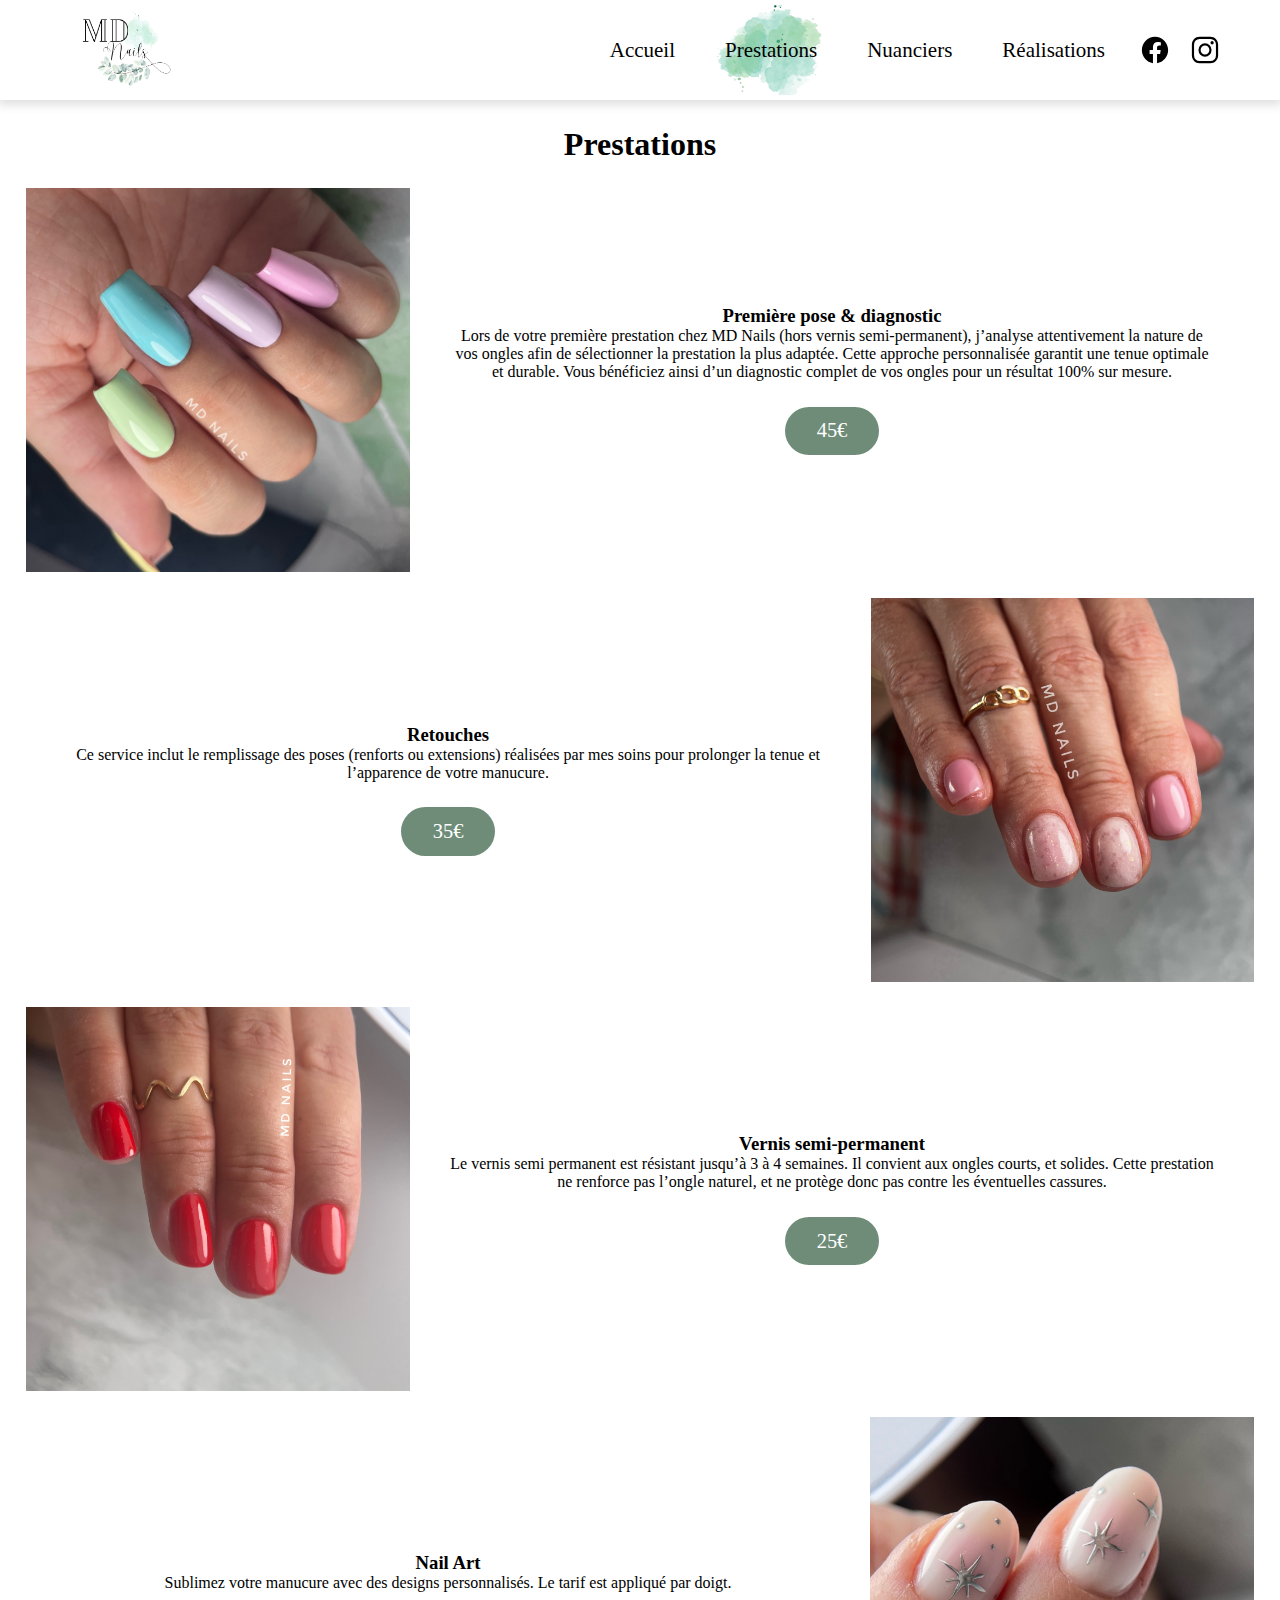
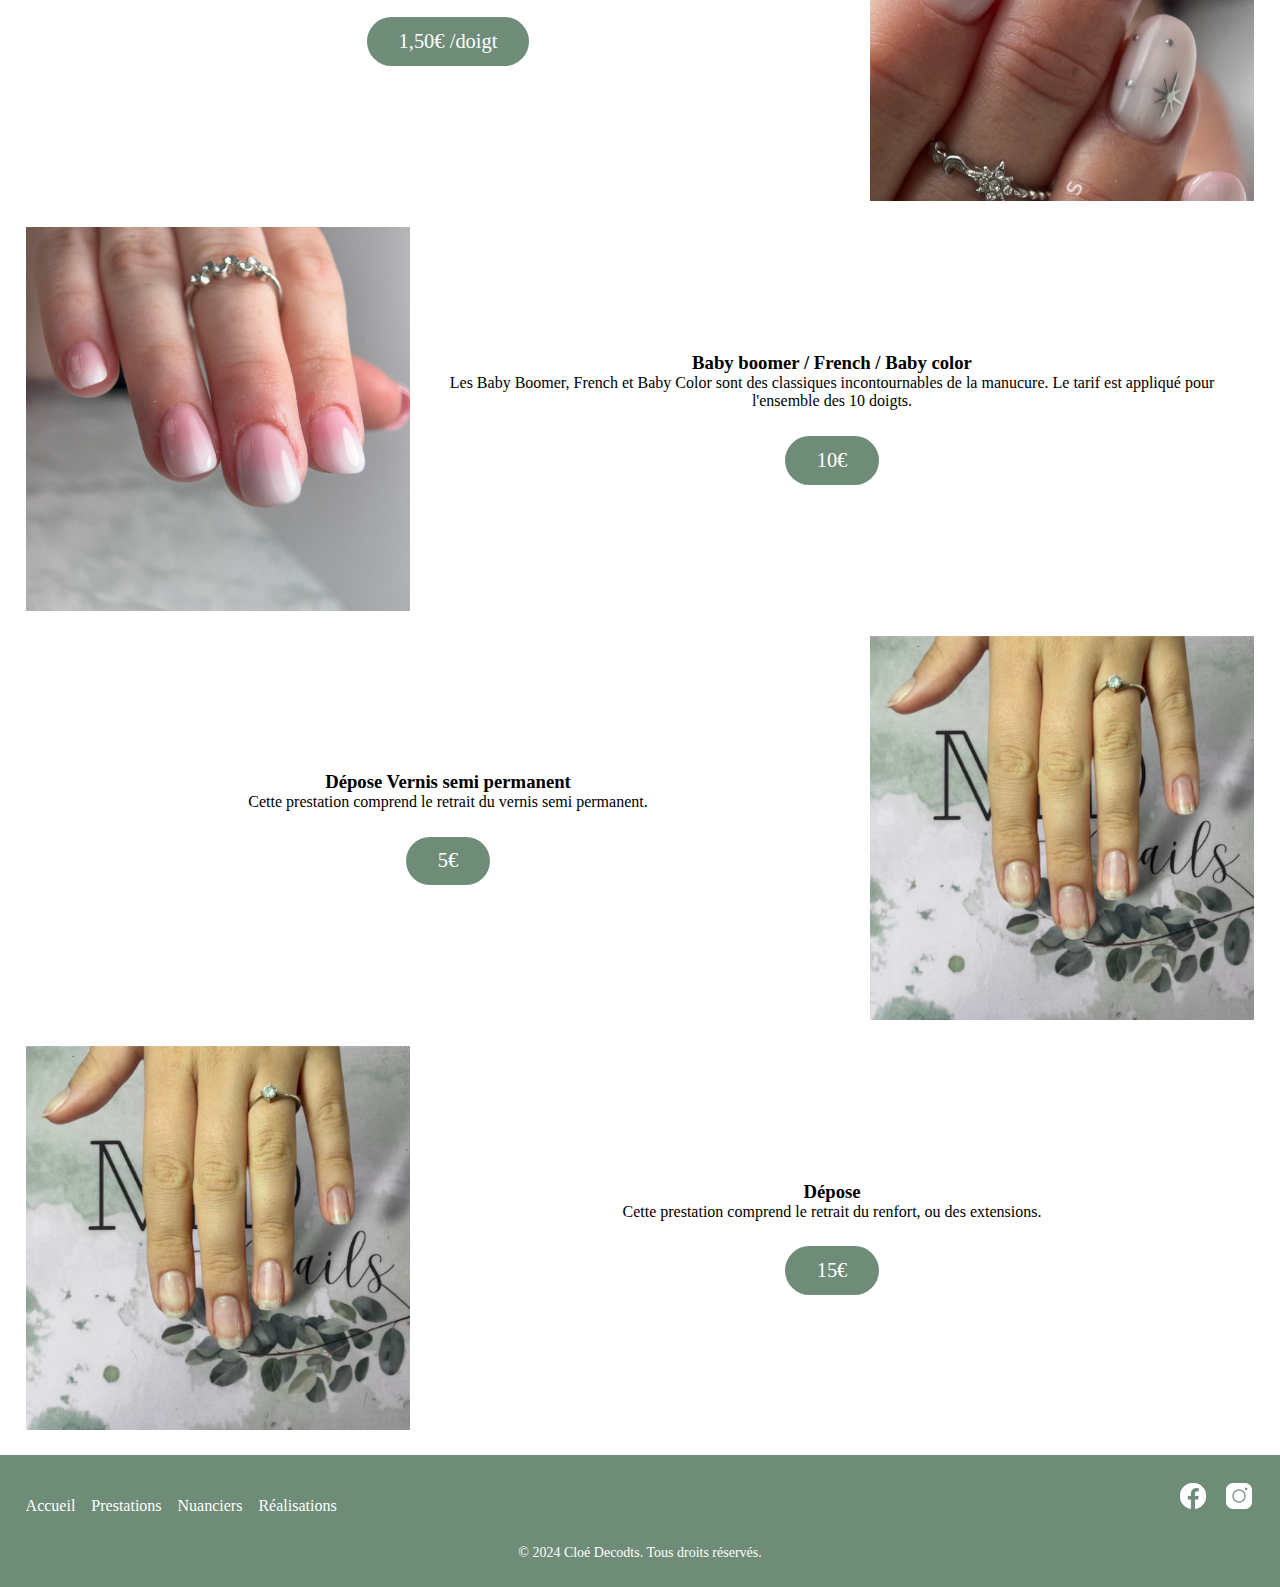
<file: prestations.html>
<!DOCTYPE html>
<html lang="en">
  <head>
    <meta charset="UTF-8" />
    <meta name="viewport" content="width=device-width, initial-scale=1.0" />
    <link rel="stylesheet" href="./style.css" />
    <link rel="preconnect" href="https://fonts.googleapis.com" />
    <link rel="preconnect" href="https://fonts.gstatic.com" crossorigin />
    <link
      href="https://fonts.googleapis.com/css2?family=Coming+Soon&family=Dancing+Script:wght@400..700&display=swap"
      rel="stylesheet"
    />
    <title>Document</title>
  </head>
  <body>
    <nav class="navbar">
      <img src="assets/logo_md_nails.png" class="logo" />
      <div class="nav-links">
        <ul>
          <li>
            <a href="index.html">Accueil</a>
          </li>
          <li class="active">
            <a href="prestations.html">Prestations</a>
          </li>
          <li>
            <a href="nuanciers.html">Nuanciers</a>
          </li>
          <li>
            <a href="realisations.html">Réalisations</a>
          </li>
          <li>
            <a
              href="https://www.facebook.com/p/MD-Nails-100095731892929/"
              target="_blank"
              class="social-link"
            >
              <img src="assets/logo-facebook.svg" alt="Facebook" />
            </a>
          </li>
          <li>
            <a
              href="https://www.instagram.com/md.nails___/"
              target="_blank"
              class="social-link"
            >
              <img src="assets/logo-instagram.svg" alt="Instagram" />
            </a>
          </li>
        </ul>
      </div>
      <img
        src="assets/menu-outline.svg"
        alt="menu burger"
        class="menu_burger"
      />
    </nav>

    <div class="prestation">
      <h1>Prestations</h1>
      <div class="presta">
        <img
          src="assets/presta/IMG_8386.JPG"
          alt="Photo pose"
        />
        <div class="presta-description">
          <h3>Première pose & diagnostic</h3>
          <p>
            Lors de votre première prestation chez MD Nails (hors vernis semi-permanent), j’analyse attentivement la nature de vos ongles afin de sélectionner la prestation la plus adaptée. Cette approche personnalisée garantit une tenue optimale et durable. Vous bénéficiez ainsi d’un diagnostic complet de vos ongles pour un résultat 100% sur mesure.
          </p>
          <p class="prix">45€</p>
        </div>
      </div>

      <div class="presta">
        <img src="assets/presta/IMG_8005.jpg" alt="Photo Retouches" />
        <div class="presta-description">
          <h3>Retouches</h3>
          <p>
            Ce service inclut le remplissage des poses (renforts ou extensions) réalisées par mes soins pour prolonger la tenue et l’apparence de votre manucure.
          </p>
          <p class="prix">35€</p>
        </div>
      </div>

      <div class="presta">
        <img src="assets/presta/IMG_8385.JPG" alt="Photo VSP" />
        <div class="presta-description">
          <h3>Vernis semi-permanent</h3>
          <p>
            Le vernis semi permanent est résistant jusqu’à 3 à 4 semaines. Il convient aux ongles courts, et solides. Cette prestation ne renforce pas l’ongle naturel, et ne protège donc pas contre les éventuelles cassures.
          </p>
          <p class="prix">25€</p>
        </div>
      </div>

      <div class="presta">
        <img
        src="assets/presta/IMG_8384.jpg"
        alt="Photo Nail Art"
      />
        <div class="presta-description">
          <h3>Nail Art</h3>
          <p>Sublimez votre manucure avec des designs personnalisés. Le tarif est appliqué par doigt.</p>
          <p class="prix">1,50€ /doigt</p>
        </div>
      </div>

      <div class="presta">
        <img src="assets/presta/IMG_7909.jpg" alt="Photo Baby Boomer" />
        <div class="presta-description">
          <h3>Baby boomer / French / Baby color</h3>
          <p>Les Baby Boomer, French et Baby Color sont des classiques incontournables de la manucure. Le tarif est appliqué pour l'ensemble des 10 doigts.</p>
          <p class="prix">10€</p>
        </div>
      </div>

      <div class="presta">
        <img src="assets/presta/IMG_8387.JPG" alt="Photo dépose VSP" />
        <div class="presta-description">
          <h3>Dépose Vernis semi permanent</h3>
          <p>Cette prestation comprend le retrait du vernis semi permanent.          </p>
          <p class="prix">5€</p>
        </div>
      </div>
   

      <div class="presta">
        <img src="assets/presta/IMG_8387.JPG" alt="Photo dépose" />
        <div class="presta-description">
          <h3>Dépose</h3>
          <p>Cette prestation comprend le retrait du renfort, ou des extensions. </p>
          <p class="prix">15€</p>
        </div>
      </div>
    </div>
 </div>

    <footer class="footer">
      <div class="container-footer">
        <div class="footer-section">
          <ul class="horizontal-links">
            <li><a href="index.html">Accueil</a></li>
            <li><a href="prestations.html">Prestations</a></li>
            <li><a href="nuanciers.html">Nuanciers</a></li>
            <li><a href="realisations.html">Réalisations</a></li>
          </ul>
        </div>
        <div class="footer-section">
          <div class="social-links">
            <a
              href="https://www.facebook.com/p/MD-Nails-100095731892929/"
              target="_blank"
              class="social-link"
            >
              <img src="assets/logo-facebook-blanc.png" alt="Facebook" />
            </a>
            <a
              href="https://www.instagram.com/md.nails___/"
              target="_blank"
              class="social-link"
            >
              <img src="assets/logo-instagram-blanc.png" alt="Instagram" />
            </a>
          </div>
        </div>
      </div>
      <div class="footer-bottom">
        <p>&copy; 2024 Cloé Decodts. Tous droits réservés.</p>
      </div>
    </footer>
  </body>
  <script src="script.js" type="module"></script>
</html>
</file>
<file: style.css>
* {
  margin: 0;
  padding: 0;
  text-decoration: none;
  list-style: none;
  box-sizing: border-box;
  scroll-behavior: smooth;
}

/* Variables */
:root {
  --primaryColor: #ffffff;
  --secondaryColor: #6e8c78;
  --tertiaryColor: #acc3ac;
  --fourthColor: #bccbb5;
  --fifthColor: #afdcc6;
  --sixthColor: #1c1b1f;
  --primaryFont: "Coming Soon", cursive;
  --secondaryFont: "Dancing Script", cursive;
}

.intro .logo .nails {
  font-family: var(--primaryFont);
  font-size: 40px;
}

body {
  background-color: var(--primaryColor);
  font-family: var(--primaryFont);
}

/* NavBar */

.navbar.fixed {
  position: fixed;
}

.navbar {
  z-index: 10;
  position: relative;
  top: 0;
  left: 0;
  padding: 50px;
  display: flex;
  justify-content: space-between;
  align-items: center;
  width: 100%;
  height: 100px;
  box-sizing: border-box;
  font-family: var(--primaryFont);
  font-size: 21px;
  background-color: var(--primaryColor);
  box-shadow: 0px 2px 10px 2px rgba(75, 75, 75, 0.2);
}

.navbar a {
  color: black;
  position: relative;
  z-index: 1;
  display: flex;
  align-items: center;
  justify-content: center;
  padding: 15px;
}

.navbar .logo {
  width: 100px;
  height: 100px;
}

.navbar .nav-links ul {
  display: flex;
  align-items: center;
}

.navbar .nav-links ul li {
  margin: 0 10px;
  position: relative;
}

.navbar .nav-links ul li .social-link img {
  width: 30px;
  margin-right: 0;
}

.navbar .nav-links ul li.active a::before {
  content: "";
  position: absolute;
  top: 50%;
  left: 50%;
  transform: translate(-50%, -50%);
  width: 110px;
  height: 90px;
  background-image: url("assets/fond-navbar.png");
  background-size: cover;
  background-position: center;
  z-index: -1;
}

.navbar .nav-links .social-link {
  padding: 15px 0;
}

.navbar .menu_burger {
  display: none;
  position: absolute;
  top: 23px;
  right: 40px;
  width: 35px;
}

.btn {
  background-color: var(--secondaryColor);
  color: var(--primaryColor);
  border: none;
  padding: 1.5vw 2.5vw;
  cursor: pointer;
  border-radius: 50px;
  font-family: var(--primaryFont);
  font-size: 1.6vw;
  margin-top: 2vw;
}

@media (max-width: 1000px) {
  .navbar {
    padding: 0;
    width: 100%;
    height: 80px;
    background-color: var(--primaryColor);
    font-size: 20px;
  }

  .navbar .menu_burger {
    display: block;
  }

  .nav-links {
    top: 0;
    left: 0;
    position: absolute;
    backdrop-filter: blur(3px);
    background-color: rgba(255, 255, 255, 0.7);
    width: 100%;
    height: 100vh;
    display: flex;
    justify-content: center;
    align-items: center;
    margin-left: -100%;
    transition: all 0.5s ease;
  }

  .nav-links.mobile-menu {
    margin-left: 0;
  }

  .nav-links ul {
    display: flex;
    flex-direction: column;
    align-items: center;
  }

  .navbar .nav-links ul li {
    margin: 20px 0;
    font-size: 18px;
  }

  .navbar .nav-links ul li a {
    padding: 10px 20px;
    font-size: 16px;
  }

  .navbar .logo {
    width: 80px;
    height: 80px;
  }
  .btn {
    padding: 1vw 2vw;
    font-size: 2.5vw;
    margin-top: 2vw;
  }
}

@media (max-width: 500px) {
  .btn {
    padding: 2vw 4vw;
    font-size: 3.5vw;
    margin-top: 2vw;
  }
}

/* Footer */
.footer {
  background-color: var(--secondaryColor);
  color: var(--primaryColor);
  padding: 2vw 0;
  font-family: var(--primaryFont);
}

.footer .container-footer {
  display: flex;
  align-items: center;
  justify-content: space-between;
  margin: 0 auto;
  padding: 0 2vw;
}

.footer-section h4 {
  margin-bottom: 10px;
  font-size: 1.2em;
}

.footer-section ul {
  list-style: none;
  padding: 0;
  margin: 0;
  display: flex;
  gap: 1em;
}

.footer-section ul li a {
  color: var(--primaryColor);
  text-decoration: none;
}

.footer-section ul li a:hover {
  text-decoration: underline;
}

.footer-section .social-links img {
  width: 30px;
  height: 30px;
}

.footer-bottom {
  text-align: center;
  font-size: 0.875em;
  margin-top: 1em;
}

@media (max-width: 768px) {
  .footer .container-footer {
    flex-direction: column;
    align-items: center;
  }

  .footer-section {
    margin: 1em 0;
  }

  .footer-section ul {
    flex-direction: column;
    align-items: center;
    gap: 0.5em;
  }

  .footer-section .social-links {
    margin-top: 1em;
  }
}

/* HomePage */
/* Intro */
.intro {
  display: flex;
  justify-content: space-between;
  align-items: center;
  padding: 2vw 5vw;
}

.intro .int {
  display: flex;
  flex-direction: column;
  align-items: flex-start;
}

.intro .int h1 {
  font-family: var(--primaryFont);
  font-size: 8vw;
  margin: 0;
}

.intro .int .nails {
  z-index: 0;
  font-family: var(--secondaryFont);
  font-size: 8vw;
  transform: translate(12vw, 0);
  margin-top: -8vw;
}

.intro .int p {
  font-family: var(--primaryFont);
  font-size: 2vw;
  width: 80%;
  margin-top: 1vw;
}

.intro .illustration img {
  width: 35vw;
}

@media (max-width: 500px) {
  .intro {
    display: flex;
    flex-wrap: wrap;
    justify-content: center;
    align-items: center;
    padding: 1vw 5vw;
  }

  .intro .int h1 {
    font-size: 12vw;
    margin: 0;
  }

  .intro .int .nails {
    font-size: 12vw;
    transform: translate(16vw, 0);
    margin-top: -10vw;
  }

  .intro .int p {
    font-size: 4vw;
    width: 90%;
    margin-top: 1vw;
  }

  .intro .illustration img {
    width: 60vw;
  }
}
/* Slider pres */
.container {
  width: 100%;
  height: 35vw;
  display: flex;
  justify-content: center;
  align-items: center;
  position: relative;
  box-shadow: 0 24px 38px 3px rgba(0, 0, 0, 0.14),
    0 9px 46px 8px rgba(0, 0, 0, 0.12), 0 11px 15px -7px rgba(0, 0, 0, 0.2);
}

#left-btn,
#right-btn {
  position: absolute;
  top: 50%;
  transform: translateY(-50%);
  height: 10%;
  border: none;
  outline: none;
  background: rgba(0, 0, 0, 0.5);
  cursor: pointer;
  padding: 1em;
  display: flex;
  align-items: center;
  justify-content: center;
  z-index: 2;
}

button .arrow {
  border: solid #fff;
  border-width: 0 4px 4px 0;
  display: inline-block;
  padding: 0.5vw;
  transition: transform 0.3s ease-out;
  outline: none;
}

#left-btn {
  left: 10px;
}

#left-btn .arrow {
  transform: rotate(135deg);
}

#right-btn {
  right: 10px;
}

#right-btn .arrow {
  transform: rotate(-45deg);
}

.container .carousel-item {
  width: 100%;
  display: none;
  position: absolute;
  top: 0;
  left: 0;
  height: 100%; /* Assure que les items prennent toute la hauteur du conteneur */
}

.container .carousel-item.active {
  display: block; /* Display the active item */
}

.container img {
  width: 100%;
  height: 100%; /* Assure que les images prennent toute la hauteur du conteneur */
  object-fit: cover;
}

/* Présentation */
.presentation {
  display: flex;
  flex-direction: row;
  align-items: center;
  background-color: var(--secondaryColor);
  box-shadow: 0 4px 8px rgba(0, 0, 0, 0.1);
  width: 100%;
  height: 100%; /* Assure que la présentation prend toute la hauteur du conteneur */
  box-sizing: border-box;
}

.pres {
  background-color: var(--fifthColor);
  padding: 3% 1vw;
  border-radius: 0% 60% 0% 0%;
  display: flex;
  justify-content: center;
  align-items: center;
  height: 100%; /* Assure que la présentation prend toute la hauteur du conteneur */
}

.pres #photo-margot {
  z-index: 0;
  border-radius: 50%;
  width: 25vw;
  height: 25vw;
}

.description {
  color: var(--primaryColor);
  padding: 0 8vw;
  text-align: center;
}

.description p {
  font-family: var(--secondaryFont);
  font-size: 2.3vw;
  margin-bottom: 10px;
}

@media (max-width: 500px) {
  .container {
    height: 145vw;
  }

  .presentation {
    display: flex;
    flex-direction: column;
    align-items: center;
  }

  .pres {
    padding: 6vw 40%;
    width: 100vw;
    border-radius: 0% 0% 60% 0%;
  }

  .pres #photo-margot {
    width: 45vw;
    height: 45vw;
  }

  .description {
    color: var(--primaryColor);
    padding: 3vw;
    text-align: center;
  }

  .description p {
    font-family: var(--secondaryFont);
    font-size: 5vw;
    margin-bottom: 10px;
  }
}

/* Logo percutant */
.logo {
  display: flex;
  justify-content: center;
  margin: 2vw;
}

.logo .b-logo {
  align-items: center;
  text-align: center;
  margin: 2.5vw;
  justify-content: center;
  font-size: 1.5vw;
}

.logo .b-logo img {
  width: 10vw;
  padding: 1vw;
}

@media (max-width: 500px) {
  .logo {
    display: flex;
    flex-direction: column;
    justify-content: center;
    margin: 2vw;
  }

  .logo .b-logo {
    margin: 2vw;
    justify-content: center;
    font-size: 3vw;
  }

  .logo .b-logo img {
    width: 20vw;
    padding: 1vw;
  }
}
/* Slider Diplome */
swiper-container {
  z-index: 0;
  width: 100%;
  height: 100%;
  background-color: var(--fourthColor);
  padding: 2vw;
  margin: 2vw auto;
}

swiper-slide {
  text-align: center;
  font-size: 1.8vw;
  display: flex;
  flex-direction: column;
  align-items: center;
}

swiper-slide img {
  display: block;
  width: 100%;
  height: 100%;
  object-fit: cover;
}

@media (max-width: 500px) {
  swiper-container {
    padding: 2vw;
    margin: 2vw auto;
  }

  swiper-slide {
    font-size: 2vw;
  }

  swiper-slide img {
    width: 100%;
    height: 100%;
  }
}

/* Slider Avis */

#avis-google {
  padding: 5vw;
  background-color: var(--fourthColor);
}

#avis-google .swiper-wrapper {
  margin: 2vw;
}

#avis-google .es-review-content-text {
  width: 85%;
}

/* Carte */
.adresse {
  text-align: center;
  margin: 3vw;
  font-family: var(--secondaryFont);
}

.adresse p {
  font-size: 3vw;
  margin-bottom: 1vw;
}

.social-links {
  display: flex;
  justify-content: center;
  gap: 1em;
  margin-bottom: 1em;
}

.social-link img {
  width: 4vw;
  height: 4vw;
}

iframe {
  display: block;
  margin: 0 auto;
  border: 0;
  width: 80vw;
  height: 40vw;
}

@media (max-width: 500px) {
  .adresse p {
    font-size: 5.5vw;
    margin-bottom: 1vw;
  }

  .social-links {
    display: flex;
    justify-content: center;
    gap: 1em;
    margin-bottom: 1em;
  }

  .social-link img {
    width: 8vw;
    height: 8vw;
  }

  iframe {
    display: block;
    margin: 0 auto;
    border: 0;
    width: 80vw;
    height: 40vw;
  }
}

/* Page Prestations */
.prestation {
  margin: 2vw;
  text-align: center;
}

.prestation h1 {
  margin: 2vw;
}
.prestation .presta {
  display: flex;
  flex-direction: row;
  margin-bottom: 2vw;
}

.prestation .presta:nth-child(odd) {
  flex-direction: row-reverse;
}

.prestation .presta:nth-child(even) {
  flex-direction: row;
}

.prestation .presta .presta-description {
  display: flex;
  flex-direction: column;
  align-items: center;
  justify-content: center;
  width: 100%;
  padding: 3vw;
}

.prestation .presta .presta-description .prix {
  background-color: var(--secondaryColor);
  color: var(--primaryColor);
  border: none;
  padding: 1vw 2.5vw;
  border-radius: 50px;
  font-family: var(--primaryFont);
  font-size: 1.6vw;
  margin-top: 2vw;
}

.prestation img {
  width: 30vw;
  height: 30vw;
  object-fit: cover;
}

@media (max-width: 1000px) {
  .prestation {
    margin: 2vw -2vw;
    text-align: center;
  }

  .prestation .presta {
    display: flex; /* Utilise Flexbox pour la mise en page */
    flex-direction: column; /* Dispose les éléments enfants en colonne */
    margin-bottom: 2vw; /* Ajoute une marge en bas de 2vw */
  }

  .prestation .presta:nth-child(odd) img {
    border-radius: 150px 0% 0% 150px;
    width: 50vw;
    height: 35vw;
    transform: translateX(-0vw);
  }

  .prestation .presta:nth-child(even) img {
    border-radius: 0% 150px 150px 0%;
    width: 50vw;
    height: 35vw;
    transform: translateX(0vw);
  }

  .prestation .presta .presta-description {
    width: 60%;
    padding: 3vw;
  }

  .prestation .presta .presta-description .prix {
    font-size: 3.5vw !important;
    padding: 2vw 3.5vw;
  }
}

@media (max-width: 750px) {
  .prestation .presta {
    display: block;
    margin-bottom: 2vw; /* Ajoute une marge en bas de 2vw */
    text-align: center;
  }

  .prestation .presta:nth-child(odd) img {
    width: 60%;
    height: 35vw;
    transform: translateX(20vw);
  }

  .prestation .presta:nth-child(even) img {
    width: 60%;
    height: 35vw;
    transform: translateX(-20vw);
  }

  .prestation .presta .presta-description {
    width: 90vw;
    margin: 0 auto; /* Centers the description block */
    text-align: center; /* Centers the text within the description block */
  }

  .prestation .presta .presta-description .prix {
    font-size: 3vw;
  }
}

/* Page Nuanciers  */
.image-nuanciers {
  display: grid;
  grid-template-columns: repeat(auto-fit, minmax(300px, 1fr));
  gap: 10px;
  margin: 20px;
}

.image-nuanciers img {
  width: 100%;
  height: auto;
  object-fit: cover;
  border-radius: 10px;
  transition: transform 0.3s, box-shadow 0.3s;
}

.image-nuanciers img:hover {
  transform: scale(1.05);
  box-shadow: 0 4px 8px rgba(0, 0, 0, 0.2);
}

/* Page realisations  */
.image-realisations {
  display: grid;
  grid-template-columns: repeat(auto-fit, minmax(200px, 1fr));
  gap: 10px;
  margin: 20px;
}

.image-realisations img {
  width: 100%;
  height: auto;
  object-fit: cover;
  border-radius: 10px;
  transition: transform 0.3s, box-shadow 0.3s;
}

.image-realisations img:hover {
  transform: scale(1.15);
  box-shadow: 0 4px 8px rgba(0, 0, 0, 0.2);
}
</file>
